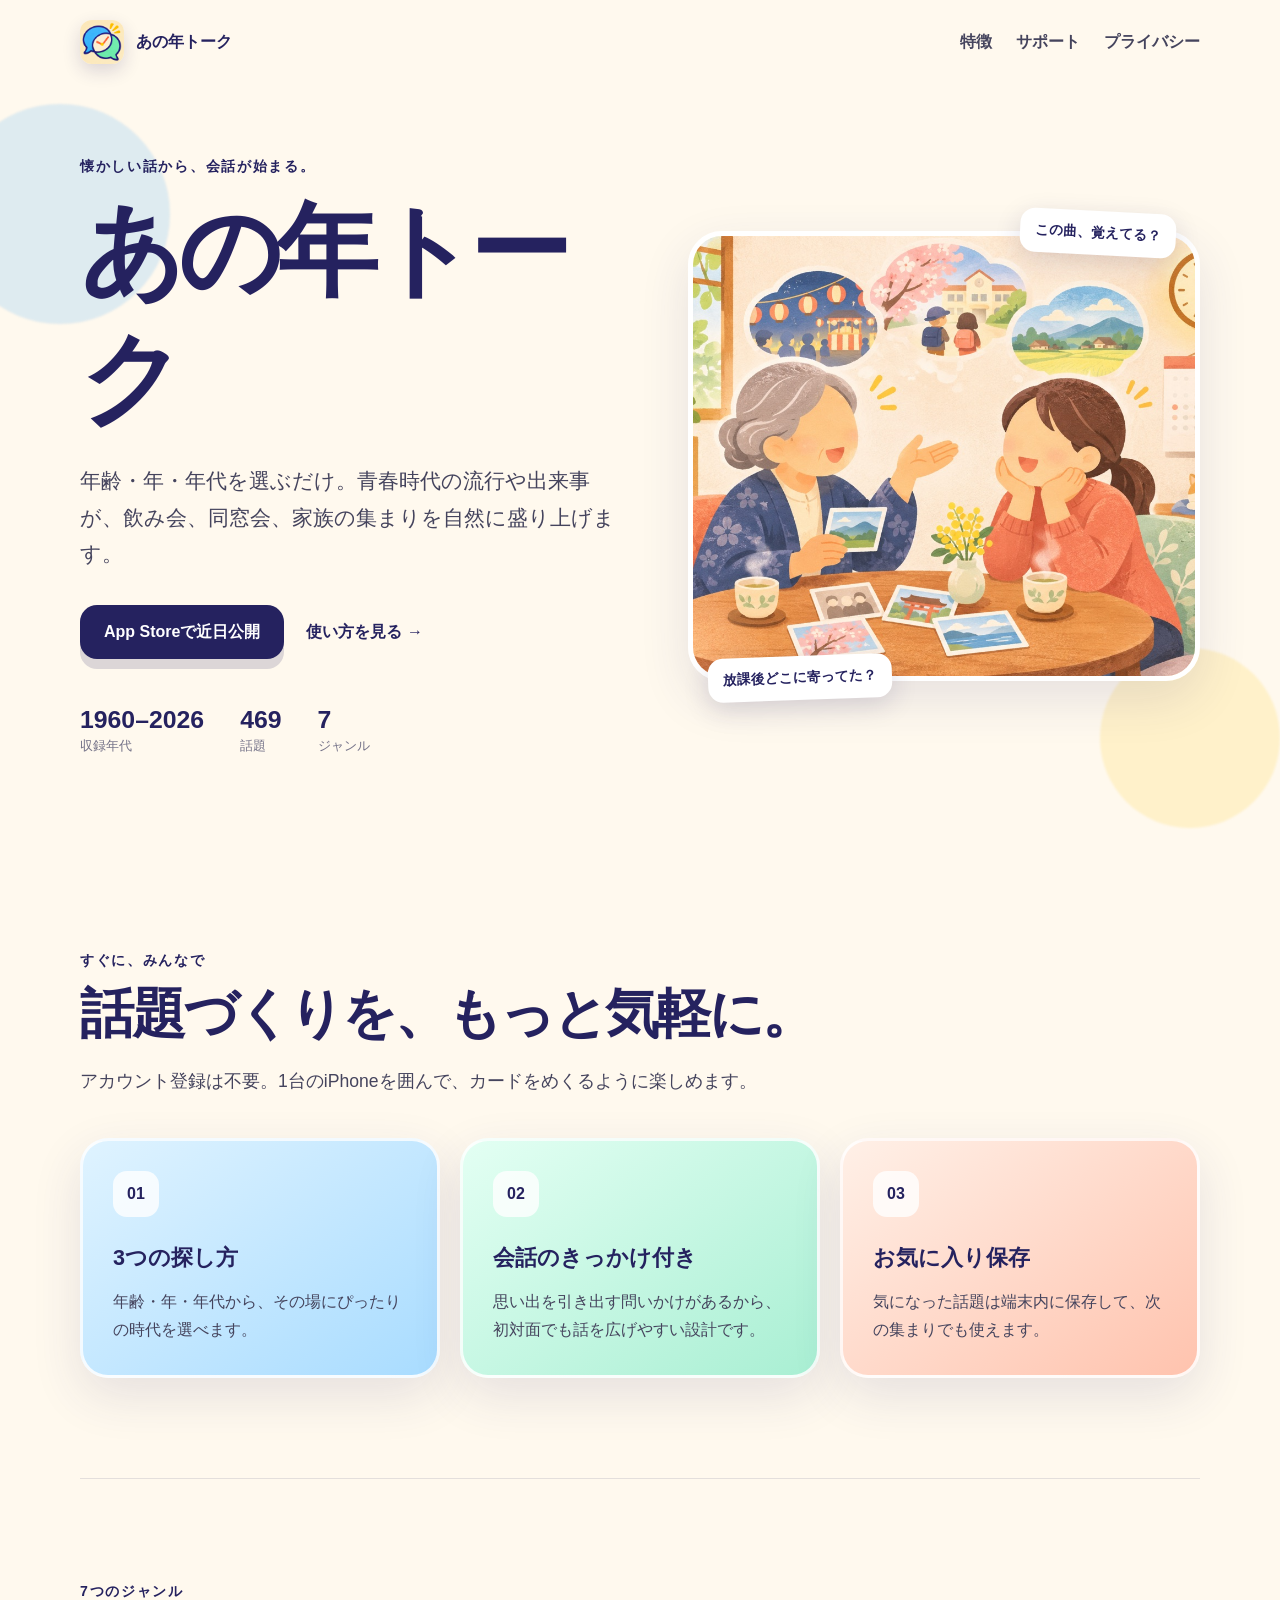
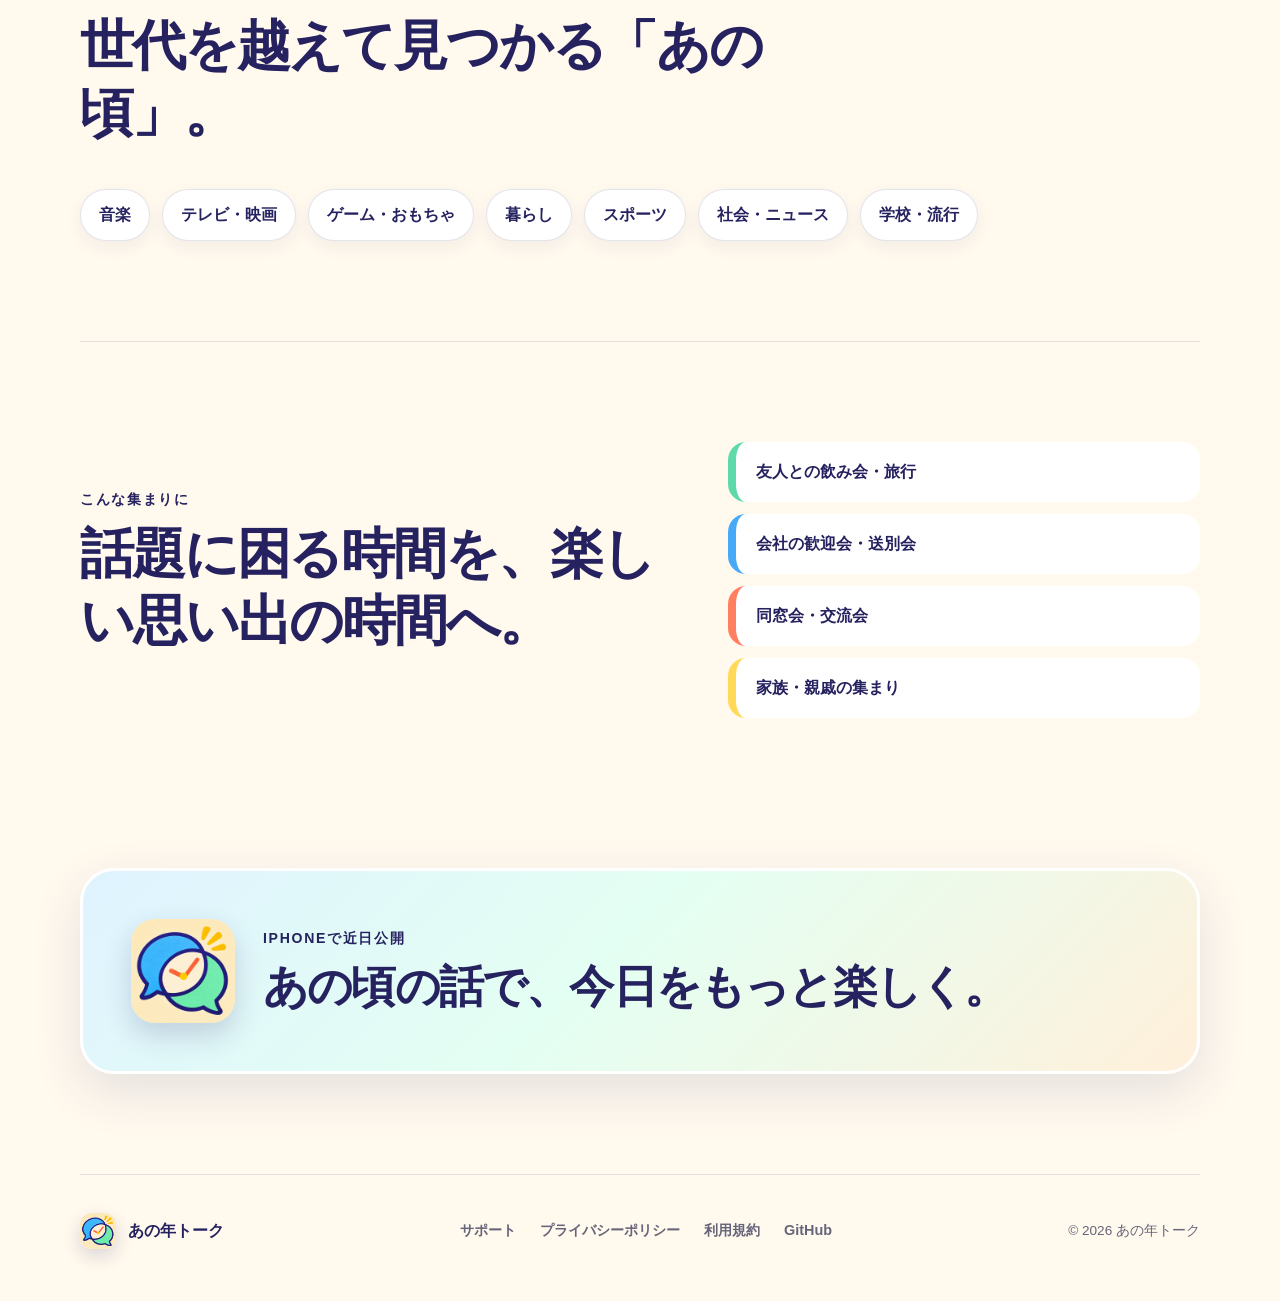
<file: index.html>
<!doctype html>
<html lang="ja">
<head>
  <meta charset="utf-8">
  <meta name="viewport" content="width=device-width, initial-scale=1">
  <meta name="description" content="あの年トークは、懐かしい流行や出来事から自然な会話を始めるiPhone向け話題アプリです。">
  <meta name="theme-color" content="#fff9ee">
  <title>あの年トーク｜懐かしい話から、会話が始まる</title>
  <link rel="icon" href="assets/app-icon.png">
  <link rel="apple-touch-icon" href="assets/app-icon.png">
  <link rel="stylesheet" href="styles.css">
</head>
<body>
  <a class="skip-link" href="#main">本文へ移動</a>
  <header class="site-header">
    <a class="brand" href="./" aria-label="あの年トーク ホーム">
      <img src="assets/app-icon.png" alt="" width="44" height="44">
      <span>あの年トーク</span>
    </a>
    <nav aria-label="メインナビゲーション">
      <a href="#features">特徴</a>
      <a href="support/">サポート</a>
      <a href="privacy/">プライバシー</a>
    </nav>
  </header>

  <main id="main">
    <section class="hero">
      <div class="hero-copy">
        <p class="eyebrow">懐かしい話から、会話が始まる。</p>
        <h1>あの年トーク</h1>
        <p class="lead">年齢・年・年代を選ぶだけ。青春時代の流行や出来事が、飲み会、同窓会、家族の集まりを自然に盛り上げます。</p>
        <div class="hero-actions">
          <span class="store-badge" aria-label="App Storeで近日公開">App Storeで近日公開</span>
          <a class="text-link" href="support/">使い方を見る <span aria-hidden="true">→</span></a>
        </div>
        <ul class="quick-facts" aria-label="アプリ概要">
          <li><strong>1960–2026</strong><span>収録年代</span></li>
          <li><strong>469</strong><span>話題</span></li>
          <li><strong>7</strong><span>ジャンル</span></li>
        </ul>
      </div>
      <div class="hero-art">
        <img src="assets/home-hero.jpg" alt="写真を囲みながら思い出を語り合う二人のイラスト">
        <span class="bubble bubble-one">この曲、覚えてる？</span>
        <span class="bubble bubble-two">放課後どこに寄ってた？</span>
      </div>
    </section>

    <section id="features" class="section">
      <div class="section-heading">
        <p class="eyebrow">すぐに、みんなで</p>
        <h2>話題づくりを、もっと気軽に。</h2>
        <p>アカウント登録は不要。1台のiPhoneを囲んで、カードをめくるように楽しめます。</p>
      </div>
      <div class="feature-grid">
        <article class="feature-card blue">
          <span class="feature-number">01</span>
          <h3>3つの探し方</h3>
          <p>年齢・年・年代から、その場にぴったりの時代を選べます。</p>
        </article>
        <article class="feature-card mint">
          <span class="feature-number">02</span>
          <h3>会話のきっかけ付き</h3>
          <p>思い出を引き出す問いかけがあるから、初対面でも話を広げやすい設計です。</p>
        </article>
        <article class="feature-card coral">
          <span class="feature-number">03</span>
          <h3>お気に入り保存</h3>
          <p>気になった話題は端末内に保存して、次の集まりでも使えます。</p>
        </article>
      </div>
    </section>

    <section class="section categories">
      <div class="section-heading">
        <p class="eyebrow">7つのジャンル</p>
        <h2>世代を越えて見つかる「あの頃」。</h2>
      </div>
      <div class="category-list" aria-label="収録ジャンル">
        <span>音楽</span><span>テレビ・映画</span><span>ゲーム・おもちゃ</span>
        <span>暮らし</span><span>スポーツ</span><span>社会・ニュース</span><span>学校・流行</span>
      </div>
    </section>

    <section class="section use-cases">
      <div class="use-copy">
        <p class="eyebrow">こんな集まりに</p>
        <h2>話題に困る時間を、楽しい思い出の時間へ。</h2>
      </div>
      <ul>
        <li>友人との飲み会・旅行</li>
        <li>会社の歓迎会・送別会</li>
        <li>同窓会・交流会</li>
        <li>家族・親戚の集まり</li>
      </ul>
    </section>

    <section class="cta">
      <img src="assets/app-icon.png" alt="あの年トークのアプリアイコン" width="104" height="104">
      <div>
        <p class="eyebrow">iPhoneで近日公開</p>
        <h2>あの頃の話で、今日をもっと楽しく。</h2>
      </div>
    </section>
  </main>

  <footer>
    <div class="footer-brand"><img src="assets/app-icon.png" alt="" width="36" height="36"><strong>あの年トーク</strong></div>
    <nav aria-label="フッターナビゲーション">
      <a href="support/">サポート</a>
      <a href="privacy/">プライバシーポリシー</a>
      <a href="terms/">利用規約</a>
      <a href="https://github.com/unnnya5-hue/AnoToshiTalk" rel="noopener">GitHub</a>
    </nav>
    <p>© 2026 あの年トーク</p>
  </footer>
</body>
</html>
</file>
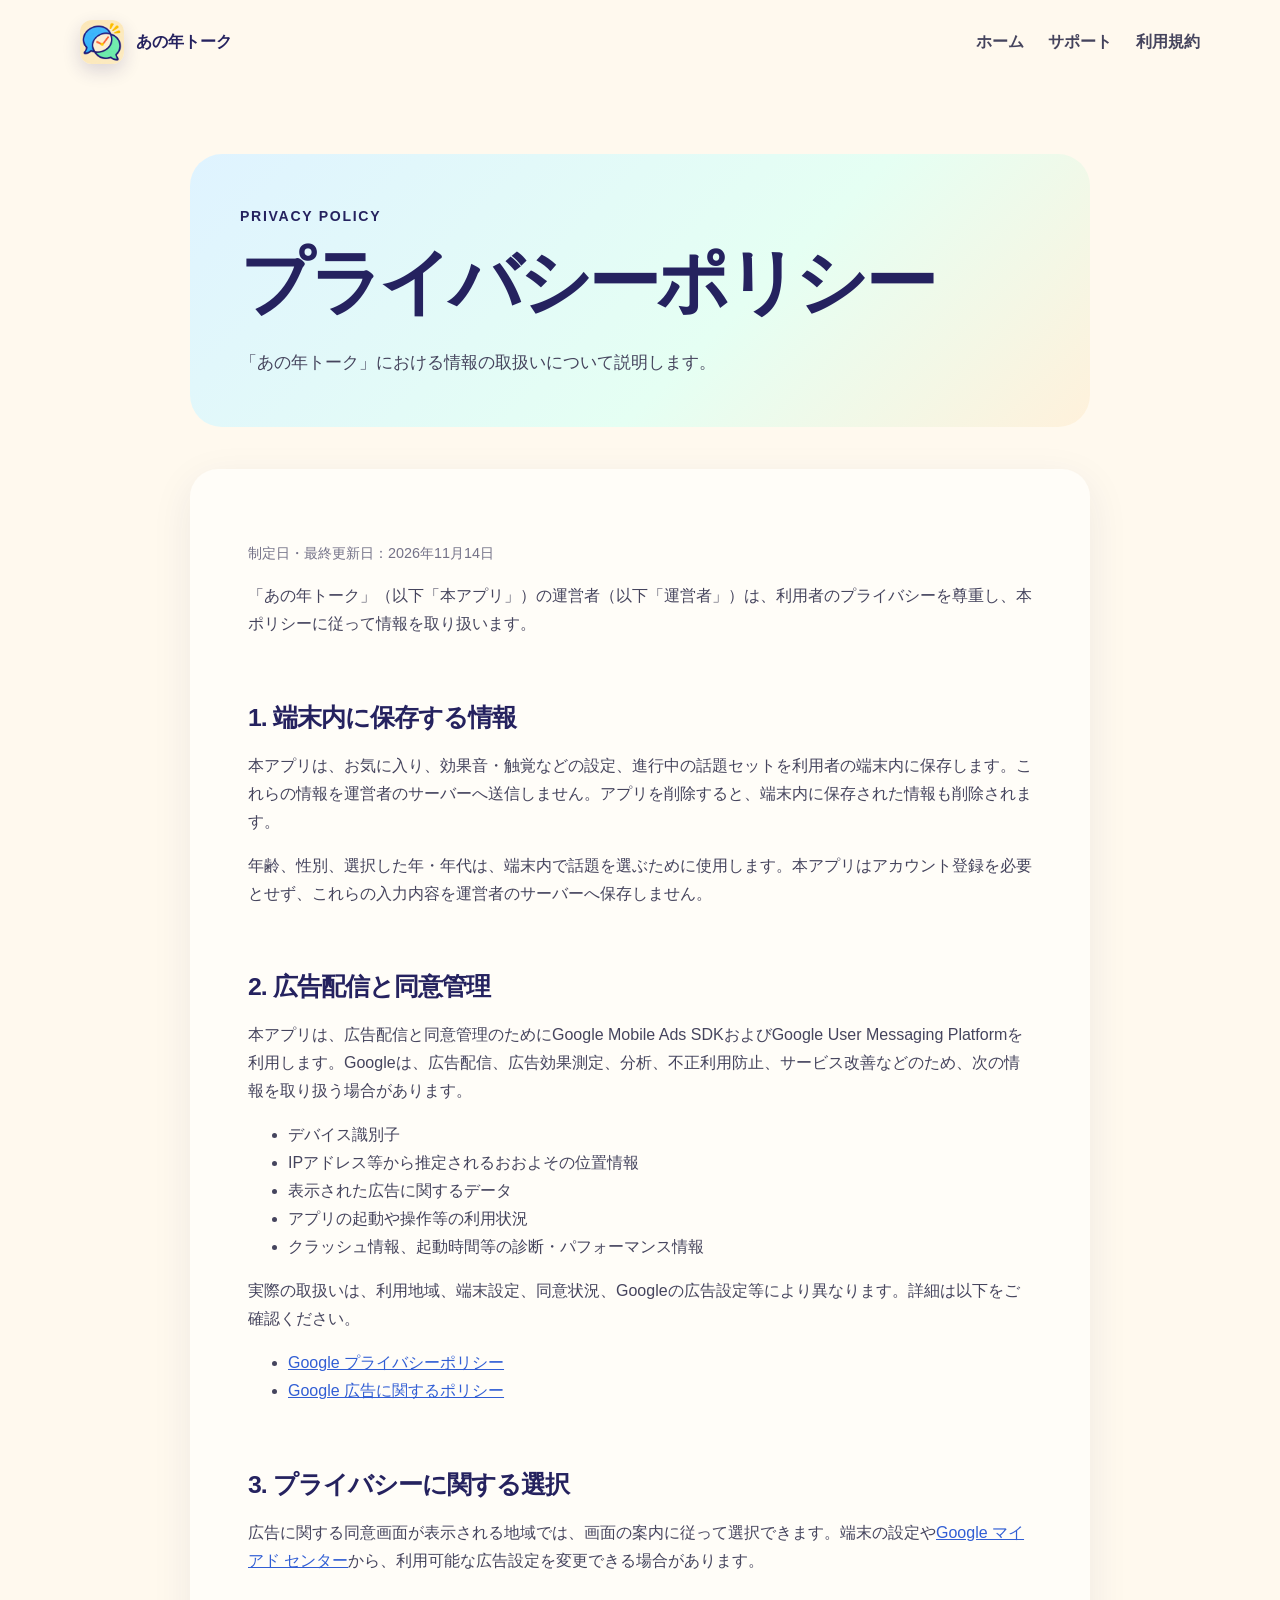
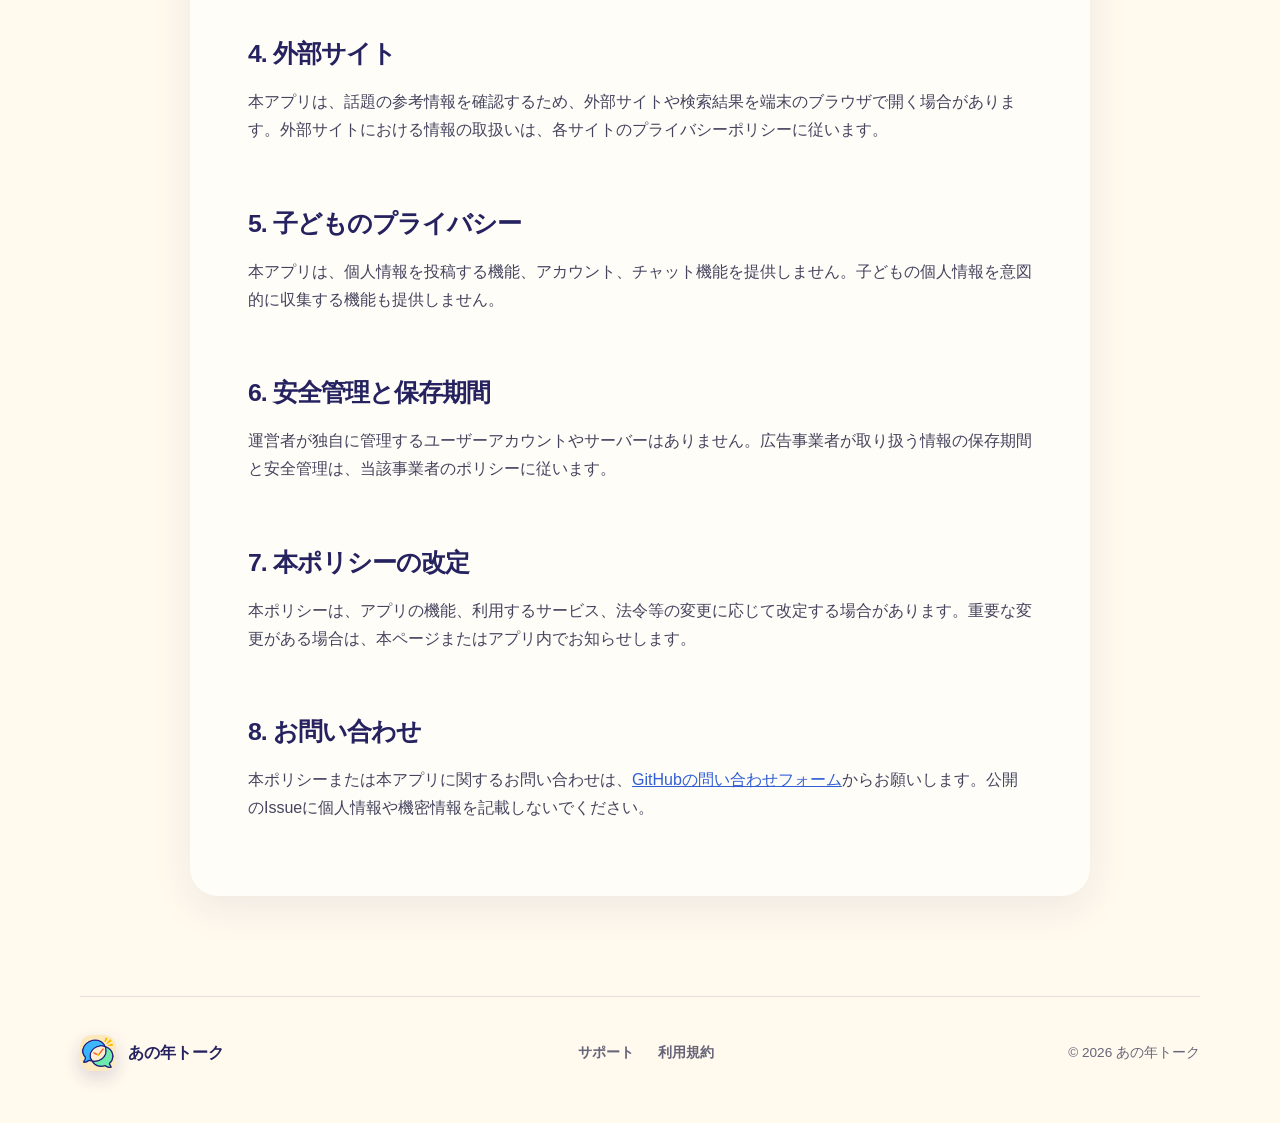
<file: privacy/index.html>
<!doctype html>
<html lang="ja">
<head>
  <meta charset="utf-8">
  <meta name="viewport" content="width=device-width, initial-scale=1">
  <meta name="description" content="あの年トークのプライバシーポリシーです。">
  <title>プライバシーポリシー｜あの年トーク</title>
  <link rel="icon" href="../assets/app-icon.png">
  <link rel="stylesheet" href="../styles.css">
</head>
<body>
  <a class="skip-link" href="#main">本文へ移動</a>
  <header class="site-header">
    <a class="brand" href="../"><img src="../assets/app-icon.png" alt="" width="44" height="44"><span>あの年トーク</span></a>
    <nav aria-label="メインナビゲーション"><a href="../">ホーム</a><a href="../support/">サポート</a><a href="../terms/">利用規約</a></nav>
  </header>
  <main id="main" class="page-main">
    <section class="page-hero">
      <p class="eyebrow">Privacy Policy</p>
      <h1>プライバシーポリシー</h1>
      <p>「あの年トーク」における情報の取扱いについて説明します。</p>
    </section>
    <article class="legal">
      <p class="updated">制定日・最終更新日：2026年11月14日</p>
      <p>「あの年トーク」（以下「本アプリ」）の運営者（以下「運営者」）は、利用者のプライバシーを尊重し、本ポリシーに従って情報を取り扱います。</p>

      <h2>1. 端末内に保存する情報</h2>
      <p>本アプリは、お気に入り、効果音・触覚などの設定、進行中の話題セットを利用者の端末内に保存します。これらの情報を運営者のサーバーへ送信しません。アプリを削除すると、端末内に保存された情報も削除されます。</p>
      <p>年齢、性別、選択した年・年代は、端末内で話題を選ぶために使用します。本アプリはアカウント登録を必要とせず、これらの入力内容を運営者のサーバーへ保存しません。</p>

      <h2>2. 広告配信と同意管理</h2>
      <p>本アプリは、広告配信と同意管理のためにGoogle Mobile Ads SDKおよびGoogle User Messaging Platformを利用します。Googleは、広告配信、広告効果測定、分析、不正利用防止、サービス改善などのため、次の情報を取り扱う場合があります。</p>
      <ul>
        <li>デバイス識別子</li>
        <li>IPアドレス等から推定されるおおよその位置情報</li>
        <li>表示された広告に関するデータ</li>
        <li>アプリの起動や操作等の利用状況</li>
        <li>クラッシュ情報、起動時間等の診断・パフォーマンス情報</li>
      </ul>
      <p>実際の取扱いは、利用地域、端末設定、同意状況、Googleの広告設定等により異なります。詳細は以下をご確認ください。</p>
      <ul>
        <li><a href="https://policies.google.com/privacy?hl=ja" rel="noopener">Google プライバシーポリシー</a></li>
        <li><a href="https://policies.google.com/technologies/ads?hl=ja" rel="noopener">Google 広告に関するポリシー</a></li>
      </ul>

      <h2 id="choices">3. プライバシーに関する選択</h2>
      <p>広告に関する同意画面が表示される地域では、画面の案内に従って選択できます。端末の設定や<a href="https://myadcenter.google.com/?hl=ja" rel="noopener">Google マイ アド センター</a>から、利用可能な広告設定を変更できる場合があります。</p>

      <h2>4. 外部サイト</h2>
      <p>本アプリは、話題の参考情報を確認するため、外部サイトや検索結果を端末のブラウザで開く場合があります。外部サイトにおける情報の取扱いは、各サイトのプライバシーポリシーに従います。</p>

      <h2>5. 子どものプライバシー</h2>
      <p>本アプリは、個人情報を投稿する機能、アカウント、チャット機能を提供しません。子どもの個人情報を意図的に収集する機能も提供しません。</p>

      <h2>6. 安全管理と保存期間</h2>
      <p>運営者が独自に管理するユーザーアカウントやサーバーはありません。広告事業者が取り扱う情報の保存期間と安全管理は、当該事業者のポリシーに従います。</p>

      <h2>7. 本ポリシーの改定</h2>
      <p>本ポリシーは、アプリの機能、利用するサービス、法令等の変更に応じて改定する場合があります。重要な変更がある場合は、本ページまたはアプリ内でお知らせします。</p>

      <h2>8. お問い合わせ</h2>
      <p>本ポリシーまたは本アプリに関するお問い合わせは、<a href="https://github.com/unnnya5-hue/AnoToshiTalk/issues/new" rel="noopener">GitHubの問い合わせフォーム</a>からお願いします。公開のIssueに個人情報や機密情報を記載しないでください。</p>
    </article>
  </main>
  <footer><div class="footer-brand"><img src="../assets/app-icon.png" alt="" width="36" height="36"><strong>あの年トーク</strong></div><nav><a href="../support/">サポート</a><a href="../terms/">利用規約</a></nav><p>© 2026 あの年トーク</p></footer>
</body>
</html>
</file>
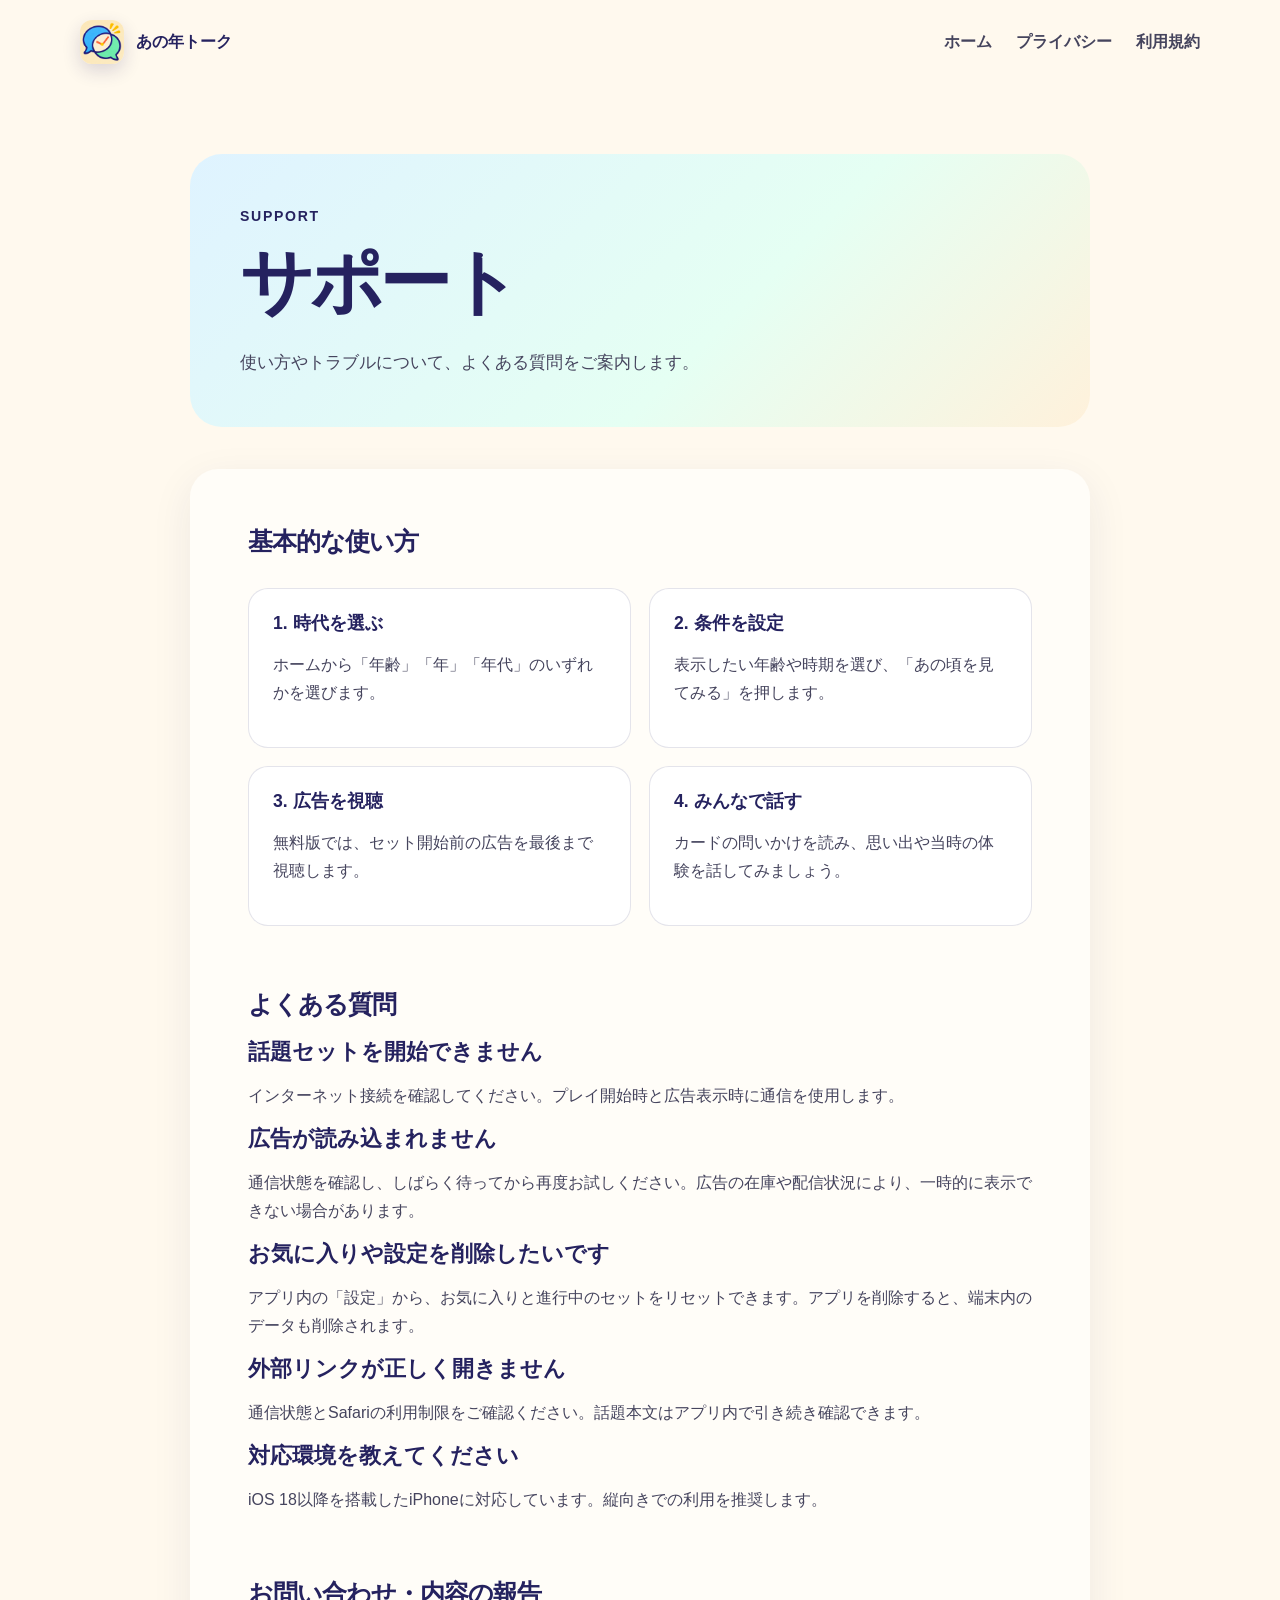
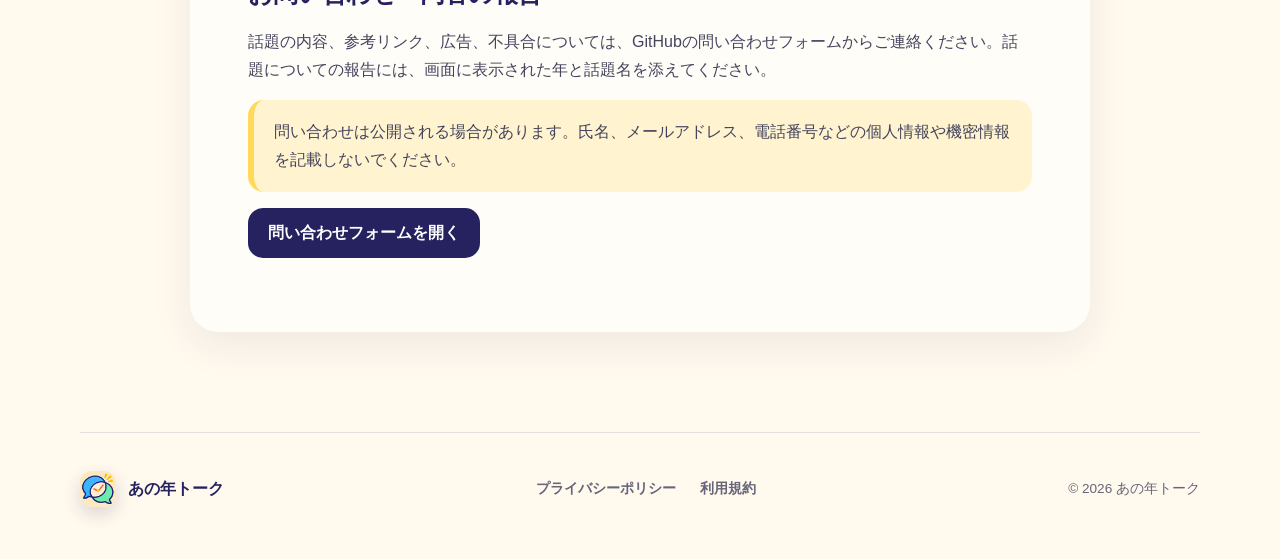
<file: support/index.html>
<!doctype html>
<html lang="ja">
<head>
  <meta charset="utf-8">
  <meta name="viewport" content="width=device-width, initial-scale=1">
  <meta name="description" content="あの年トークの使い方、よくある質問、お問い合わせ窓口です。">
  <title>サポート｜あの年トーク</title>
  <link rel="icon" href="../assets/app-icon.png">
  <link rel="stylesheet" href="../styles.css">
</head>
<body>
  <a class="skip-link" href="#main">本文へ移動</a>
  <header class="site-header">
    <a class="brand" href="../"><img src="../assets/app-icon.png" alt="" width="44" height="44"><span>あの年トーク</span></a>
    <nav aria-label="メインナビゲーション"><a href="../">ホーム</a><a href="../privacy/">プライバシー</a><a href="../terms/">利用規約</a></nav>
  </header>
  <main id="main" class="page-main">
    <section class="page-hero">
      <p class="eyebrow">Support</p>
      <h1>サポート</h1>
      <p>使い方やトラブルについて、よくある質問をご案内します。</p>
    </section>
    <section class="support-content">
      <h2>基本的な使い方</h2>
      <div class="support-grid">
        <article class="support-card"><h3>1. 時代を選ぶ</h3><p>ホームから「年齢」「年」「年代」のいずれかを選びます。</p></article>
        <article class="support-card"><h3>2. 条件を設定</h3><p>表示したい年齢や時期を選び、「あの頃を見てみる」を押します。</p></article>
        <article class="support-card"><h3>3. 広告を視聴</h3><p>無料版では、セット開始前の広告を最後まで視聴します。</p></article>
        <article class="support-card"><h3>4. みんなで話す</h3><p>カードの問いかけを読み、思い出や当時の体験を話してみましょう。</p></article>
      </div>

      <h2>よくある質問</h2>
      <h3>話題セットを開始できません</h3>
      <p>インターネット接続を確認してください。プレイ開始時と広告表示時に通信を使用します。</p>
      <h3>広告が読み込まれません</h3>
      <p>通信状態を確認し、しばらく待ってから再度お試しください。広告の在庫や配信状況により、一時的に表示できない場合があります。</p>
      <h3>お気に入りや設定を削除したいです</h3>
      <p>アプリ内の「設定」から、お気に入りと進行中のセットをリセットできます。アプリを削除すると、端末内のデータも削除されます。</p>
      <h3>外部リンクが正しく開きません</h3>
      <p>通信状態とSafariの利用制限をご確認ください。話題本文はアプリ内で引き続き確認できます。</p>
      <h3>対応環境を教えてください</h3>
      <p>iOS 18以降を搭載したiPhoneに対応しています。縦向きでの利用を推奨します。</p>

      <h2>お問い合わせ・内容の報告</h2>
      <p>話題の内容、参考リンク、広告、不具合については、GitHubの問い合わせフォームからご連絡ください。話題についての報告には、画面に表示された年と話題名を添えてください。</p>
      <p class="notice">問い合わせは公開される場合があります。氏名、メールアドレス、電話番号などの個人情報や機密情報を記載しないでください。</p>
      <p><a class="issue-button" href="https://github.com/unnnya5-hue/AnoToshiTalk/issues/new" rel="noopener">問い合わせフォームを開く</a></p>
    </section>
  </main>
  <footer><div class="footer-brand"><img src="../assets/app-icon.png" alt="" width="36" height="36"><strong>あの年トーク</strong></div><nav><a href="../privacy/">プライバシーポリシー</a><a href="../terms/">利用規約</a></nav><p>© 2026 あの年トーク</p></footer>
</body>
</html>
</file>
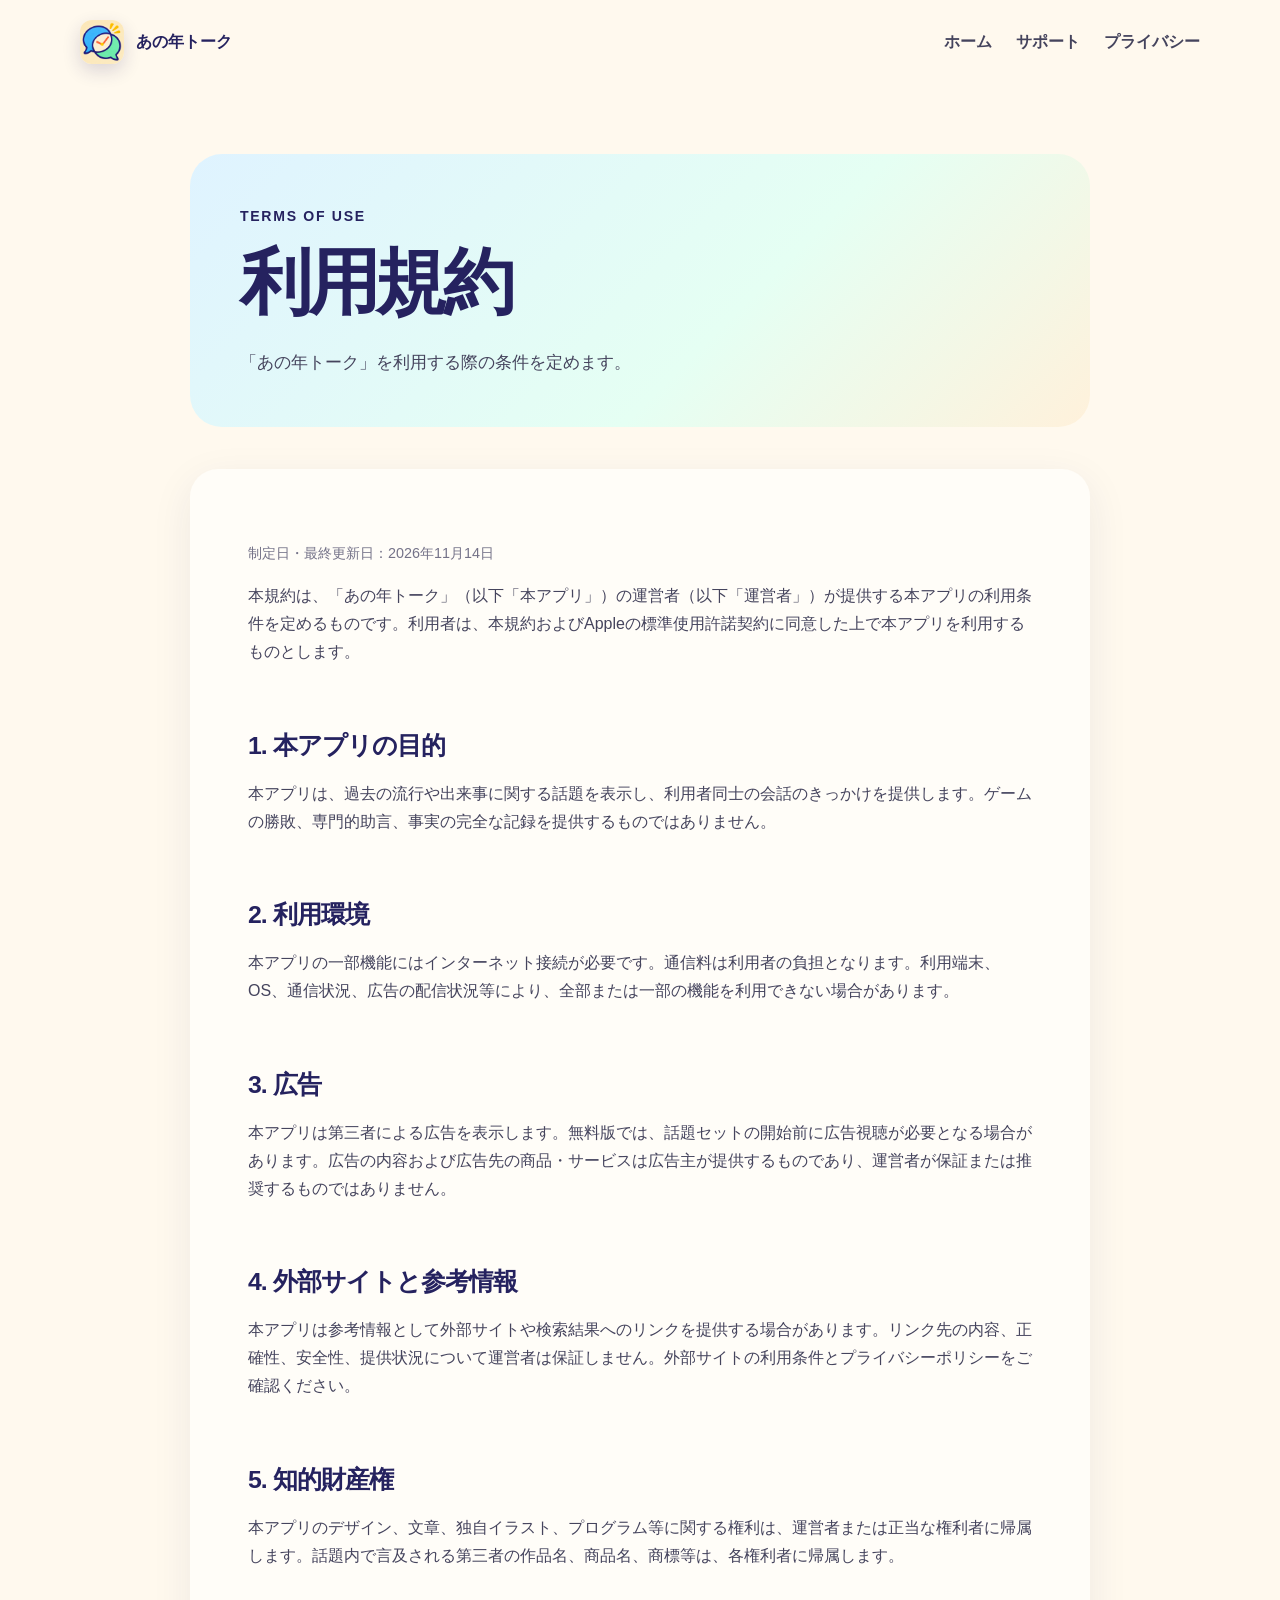
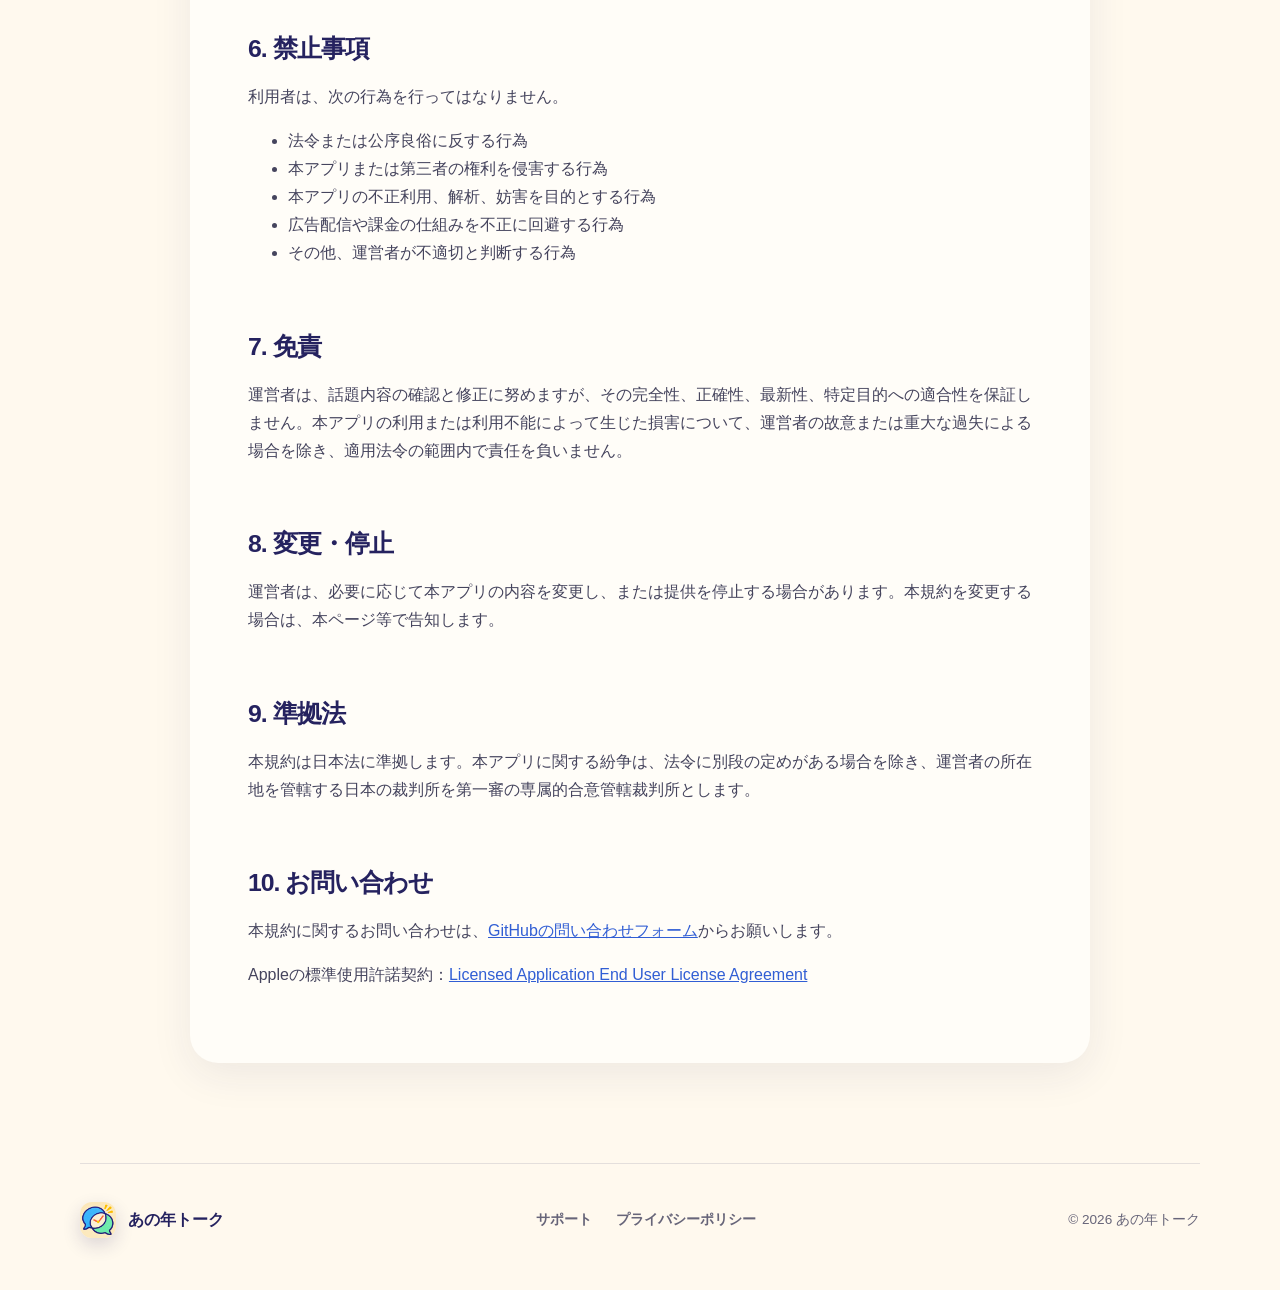
<file: terms/index.html>
<!doctype html>
<html lang="ja">
<head>
  <meta charset="utf-8">
  <meta name="viewport" content="width=device-width, initial-scale=1">
  <meta name="description" content="あの年トークの利用規約です。">
  <title>利用規約｜あの年トーク</title>
  <link rel="icon" href="../assets/app-icon.png">
  <link rel="stylesheet" href="../styles.css">
</head>
<body>
  <a class="skip-link" href="#main">本文へ移動</a>
  <header class="site-header">
    <a class="brand" href="../"><img src="../assets/app-icon.png" alt="" width="44" height="44"><span>あの年トーク</span></a>
    <nav aria-label="メインナビゲーション"><a href="../">ホーム</a><a href="../support/">サポート</a><a href="../privacy/">プライバシー</a></nav>
  </header>
  <main id="main" class="page-main">
    <section class="page-hero">
      <p class="eyebrow">Terms of Use</p>
      <h1>利用規約</h1>
      <p>「あの年トーク」を利用する際の条件を定めます。</p>
    </section>
    <article class="legal">
      <p class="updated">制定日・最終更新日：2026年11月14日</p>
      <p>本規約は、「あの年トーク」（以下「本アプリ」）の運営者（以下「運営者」）が提供する本アプリの利用条件を定めるものです。利用者は、本規約およびAppleの標準使用許諾契約に同意した上で本アプリを利用するものとします。</p>

      <h2>1. 本アプリの目的</h2>
      <p>本アプリは、過去の流行や出来事に関する話題を表示し、利用者同士の会話のきっかけを提供します。ゲームの勝敗、専門的助言、事実の完全な記録を提供するものではありません。</p>

      <h2>2. 利用環境</h2>
      <p>本アプリの一部機能にはインターネット接続が必要です。通信料は利用者の負担となります。利用端末、OS、通信状況、広告の配信状況等により、全部または一部の機能を利用できない場合があります。</p>

      <h2>3. 広告</h2>
      <p>本アプリは第三者による広告を表示します。無料版では、話題セットの開始前に広告視聴が必要となる場合があります。広告の内容および広告先の商品・サービスは広告主が提供するものであり、運営者が保証または推奨するものではありません。</p>

      <h2>4. 外部サイトと参考情報</h2>
      <p>本アプリは参考情報として外部サイトや検索結果へのリンクを提供する場合があります。リンク先の内容、正確性、安全性、提供状況について運営者は保証しません。外部サイトの利用条件とプライバシーポリシーをご確認ください。</p>

      <h2>5. 知的財産権</h2>
      <p>本アプリのデザイン、文章、独自イラスト、プログラム等に関する権利は、運営者または正当な権利者に帰属します。話題内で言及される第三者の作品名、商品名、商標等は、各権利者に帰属します。</p>

      <h2>6. 禁止事項</h2>
      <p>利用者は、次の行為を行ってはなりません。</p>
      <ul>
        <li>法令または公序良俗に反する行為</li>
        <li>本アプリまたは第三者の権利を侵害する行為</li>
        <li>本アプリの不正利用、解析、妨害を目的とする行為</li>
        <li>広告配信や課金の仕組みを不正に回避する行為</li>
        <li>その他、運営者が不適切と判断する行為</li>
      </ul>

      <h2>7. 免責</h2>
      <p>運営者は、話題内容の確認と修正に努めますが、その完全性、正確性、最新性、特定目的への適合性を保証しません。本アプリの利用または利用不能によって生じた損害について、運営者の故意または重大な過失による場合を除き、適用法令の範囲内で責任を負いません。</p>

      <h2>8. 変更・停止</h2>
      <p>運営者は、必要に応じて本アプリの内容を変更し、または提供を停止する場合があります。本規約を変更する場合は、本ページ等で告知します。</p>

      <h2>9. 準拠法</h2>
      <p>本規約は日本法に準拠します。本アプリに関する紛争は、法令に別段の定めがある場合を除き、運営者の所在地を管轄する日本の裁判所を第一審の専属的合意管轄裁判所とします。</p>

      <h2>10. お問い合わせ</h2>
      <p>本規約に関するお問い合わせは、<a href="https://github.com/unnnya5-hue/AnoToshiTalk/issues/new" rel="noopener">GitHubの問い合わせフォーム</a>からお願いします。</p>
      <p>Appleの標準使用許諾契約：<a href="https://www.apple.com/legal/internet-services/itunes/dev/stdeula/" rel="noopener">Licensed Application End User License Agreement</a></p>
    </article>
  </main>
  <footer><div class="footer-brand"><img src="../assets/app-icon.png" alt="" width="36" height="36"><strong>あの年トーク</strong></div><nav><a href="../support/">サポート</a><a href="../privacy/">プライバシーポリシー</a></nav><p>© 2026 あの年トーク</p></footer>
</body>
</html>
</file>
<file: styles.css>
:root {
  color-scheme: light;
  --ink: #25225f;
  --body: #45445d;
  --cream: #fff9ee;
  --paper: #fffdf8;
  --blue: #48a9f8;
  --blue-deep: #397eea;
  --mint: #5ed9aa;
  --coral: #ff8061;
  --yellow: #ffd957;
  --lavender: #b7a7ff;
  --line: rgba(37, 34, 95, .12);
  --shadow: 0 18px 50px rgba(52, 46, 116, .12);
  font-family: -apple-system, BlinkMacSystemFont, "Helvetica Neue", "Hiragino Sans", "Yu Gothic", sans-serif;
}

* { box-sizing: border-box; }
html { scroll-behavior: smooth; }
body { margin: 0; color: var(--body); background: var(--cream); line-height: 1.75; }
a { color: inherit; }
img { max-width: 100%; display: block; }
.skip-link { position: fixed; left: 12px; top: -80px; z-index: 20; padding: 10px 16px; background: var(--ink); color: #fff; border-radius: 12px; }
.skip-link:focus { top: 12px; }

.site-header, main, footer { width: min(1120px, calc(100% - 40px)); margin-inline: auto; }
.site-header { min-height: 84px; display: flex; align-items: center; justify-content: space-between; gap: 24px; }
.brand, .footer-brand { display: inline-flex; align-items: center; gap: 12px; color: var(--ink); text-decoration: none; font-weight: 800; }
.brand img, .footer-brand img { border-radius: 12px; box-shadow: 0 7px 18px rgba(37,34,95,.16); }
.site-header nav, footer nav { display: flex; gap: 24px; align-items: center; flex-wrap: wrap; }
.site-header nav a, footer nav a { text-decoration: none; font-weight: 650; }
.site-header nav a:hover, footer nav a:hover, .text-link:hover { text-decoration: underline; text-underline-offset: 5px; }

.hero { min-height: 660px; display: grid; grid-template-columns: 1.03fr .97fr; align-items: center; gap: 64px; padding: 70px 0 90px; position: relative; }
.hero::before, .hero::after { content: ""; position: absolute; z-index: -1; border-radius: 999px; filter: blur(1px); }
.hero::before { width: 220px; height: 220px; background: rgba(72,169,248,.18); left: -130px; top: 20px; }
.hero::after { width: 180px; height: 180px; background: rgba(255,217,87,.24); right: -80px; bottom: 20px; }
.eyebrow { margin: 0 0 8px; color: var(--ink); font-size: .88rem; letter-spacing: .12em; font-weight: 800; text-transform: uppercase; }
h1, h2, h3 { color: var(--ink); line-height: 1.25; margin-top: 0; }
h1 { font-size: clamp(3.3rem, 8vw, 6.4rem); letter-spacing: -.06em; margin-bottom: 20px; }
h2 { font-size: clamp(2rem, 4.2vw, 3.4rem); letter-spacing: -.04em; margin-bottom: 18px; }
h3 { font-size: 1.35rem; margin-bottom: 10px; }
.lead { font-size: clamp(1.05rem, 2.2vw, 1.3rem); max-width: 660px; }
.hero-actions { display: flex; align-items: center; gap: 22px; margin-top: 32px; flex-wrap: wrap; }
.store-badge { display: inline-flex; min-height: 54px; align-items: center; padding: 0 24px; border-radius: 17px; background: var(--ink); color: #fff; font-weight: 750; box-shadow: 0 10px 0 rgba(37,34,95,.16); }
.text-link { color: var(--ink); font-weight: 750; text-decoration: none; }
.quick-facts { list-style: none; display: flex; gap: 36px; padding: 0; margin: 46px 0 0; }
.quick-facts li { display: grid; gap: 0; }
.quick-facts strong { color: var(--ink); font-size: 1.55rem; line-height: 1.2; }
.quick-facts span { color: #747288; font-size: .84rem; }
.hero-art { position: relative; }
.hero-art > img { border-radius: 34px; box-shadow: var(--shadow); border: 5px solid #fff; aspect-ratio: 1 / .88; object-fit: cover; }
.bubble { position: absolute; padding: 10px 15px; border-radius: 15px; background: #fff; color: var(--ink); font-size: .85rem; font-weight: 750; box-shadow: 0 8px 26px rgba(37,34,95,.15); }
.bubble-one { top: -20px; right: 24px; transform: rotate(3deg); }
.bubble-two { bottom: -18px; left: 20px; transform: rotate(-2deg); }

.section { padding: 100px 0; }
.section-heading { max-width: 760px; margin-bottom: 42px; }
.section-heading > p:last-child { font-size: 1.1rem; }
.feature-grid { display: grid; grid-template-columns: repeat(3, 1fr); gap: 20px; }
.feature-card { min-height: 240px; padding: 30px; border-radius: 28px; border: 3px solid rgba(255,255,255,.85); box-shadow: var(--shadow); }
.feature-card.blue { background: linear-gradient(145deg, #dff3ff, #a9dcff); }
.feature-card.mint { background: linear-gradient(145deg, #e3fff3, #a9efd3); }
.feature-card.coral { background: linear-gradient(145deg, #fff0e7, #ffc3ae); }
.feature-number { display: inline-grid; place-items: center; width: 46px; height: 46px; margin-bottom: 28px; border-radius: 14px; background: rgba(255,255,255,.8); color: var(--ink); font-weight: 850; }
.feature-card p { margin-bottom: 0; }

.categories { border-block: 1px solid var(--line); }
.category-list { display: flex; flex-wrap: wrap; gap: 12px; }
.category-list span { padding: 11px 18px; border-radius: 999px; background: #fff; border: 1px solid var(--line); color: var(--ink); font-weight: 700; box-shadow: 0 6px 18px rgba(37,34,95,.06); }
.use-cases { display: grid; grid-template-columns: 1.1fr .9fr; gap: 72px; align-items: center; }
.use-cases ul { list-style: none; padding: 0; margin: 0; display: grid; gap: 12px; }
.use-cases li { padding: 16px 20px; border-radius: 18px; background: #fff; border-left: 8px solid var(--mint); font-weight: 700; color: var(--ink); }
.use-cases li:nth-child(2) { border-color: var(--blue); }
.use-cases li:nth-child(3) { border-color: var(--coral); }
.use-cases li:nth-child(4) { border-color: var(--yellow); }
.cta { margin: 50px 0 100px; display: flex; gap: 28px; align-items: center; padding: 48px; border-radius: 34px; background: linear-gradient(135deg, #dff3ff, #e4fff2 48%, #fff0db); border: 3px solid #fff; box-shadow: var(--shadow); }
.cta img { border-radius: 24px; box-shadow: 0 12px 28px rgba(37,34,95,.18); }
.cta h2 { margin-bottom: 0; font-size: clamp(1.7rem, 3.5vw, 2.8rem); }

footer { padding: 38px 0 52px; border-top: 1px solid var(--line); display: grid; grid-template-columns: auto 1fr auto; align-items: center; gap: 28px; color: #676579; }
footer nav { justify-content: center; font-size: .9rem; }
footer p { margin: 0; font-size: .85rem; }

.page-main { max-width: 900px; padding: 70px 0 100px; }
.page-hero { padding: 50px; border-radius: 32px; background: linear-gradient(135deg, #dff3ff, #e5fff3 60%, #fff1db); margin-bottom: 42px; }
.page-hero h1 { font-size: clamp(2.5rem, 6vw, 4.5rem); }
.page-hero p:last-child { margin-bottom: 0; font-size: 1.08rem; }
.legal, .support-content { background: var(--paper); padding: clamp(26px, 5vw, 58px); border-radius: 28px; box-shadow: 0 12px 42px rgba(37,34,95,.08); }
.legal h2, .support-content h2 { margin-top: 2.6em; font-size: 1.55rem; }
.legal h2:first-child, .support-content h2:first-child { margin-top: 0; }
.legal h3 { margin-top: 2em; font-size: 1.14rem; }
.legal a, .support-content a { color: #315ed4; overflow-wrap: anywhere; }
.updated { color: #747288; font-size: .9rem; }
.notice { padding: 18px 20px; border-radius: 16px; background: #fff4cf; border-left: 6px solid var(--yellow); }
.support-grid { display: grid; grid-template-columns: repeat(2, 1fr); gap: 18px; margin: 30px 0; }
.support-card { padding: 24px; border: 1px solid var(--line); border-radius: 20px; background: #fff; }
.support-card h3 { font-size: 1.1rem; }
.issue-button { display: inline-flex; align-items: center; min-height: 50px; padding: 0 20px; border-radius: 15px; background: var(--ink); color: #fff !important; text-decoration: none; font-weight: 750; }

@media (max-width: 820px) {
  .site-header { align-items: flex-start; padding-block: 18px; }
  .site-header nav { gap: 14px; justify-content: flex-end; font-size: .86rem; }
  .hero { grid-template-columns: 1fr; gap: 50px; padding-top: 55px; }
  .hero-copy { text-align: center; }
  .hero-actions, .quick-facts { justify-content: center; }
  .feature-grid { grid-template-columns: 1fr; }
  .feature-card { min-height: 0; }
  .use-cases { grid-template-columns: 1fr; gap: 30px; }
  footer { grid-template-columns: 1fr; text-align: center; }
  footer .footer-brand, footer nav { justify-content: center; }
}

@media (max-width: 560px) {
  .site-header, main, footer { width: min(100% - 28px, 1120px); }
  .brand span { display: none; }
  .site-header nav { gap: 11px; }
  h1 { font-size: 3.2rem; }
  .quick-facts { gap: 22px; }
  .hero-art > img { border-radius: 25px; }
  .section { padding: 70px 0; }
  .cta { align-items: flex-start; padding: 28px; }
  .cta img { width: 74px; height: 74px; border-radius: 18px; }
  .page-main { padding-top: 40px; }
  .page-hero { padding: 30px 24px; }
  .support-grid { grid-template-columns: 1fr; }
}

@media (prefers-reduced-motion: reduce) {
  html { scroll-behavior: auto; }
}
</file>
